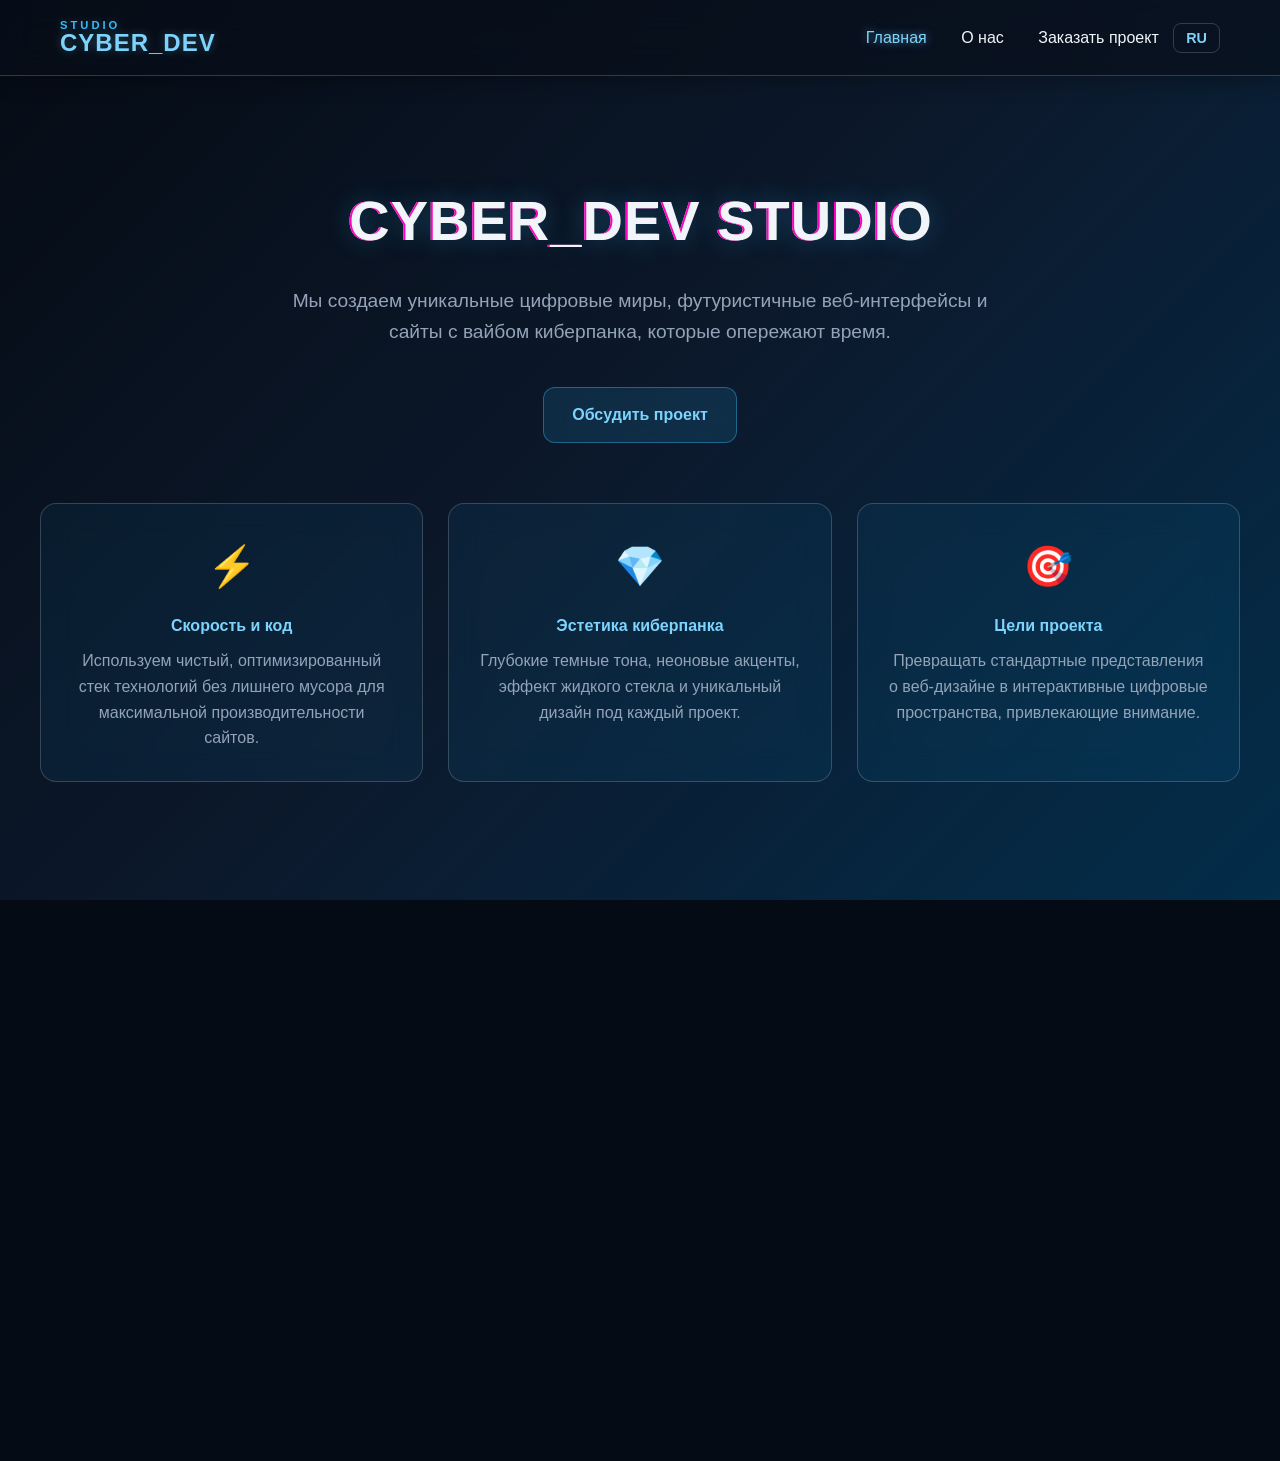
<file: index.html>
<!DOCTYPE html>
<html lang="ru">
<head>
    <meta charset="UTF-8" />
    <meta name="viewport" content="width=device-width, initial-scale=1.0" />
    <title>CYBER_DEV // Главная</title>
    <meta name="description" content="CYBER_DEV — создание уникальных цифровых миров и футуристичных веб-интерфейсов." />
    <link rel="stylesheet" href="css/styles.css" />
    <style>
        .fade-in-up {
            opacity: 0;
            transform: translateY(30px);
            transition: opacity 0.8s cubic-bezier(0.05, 0.9, 0.1, 1.05), transform 0.8s cubic-bezier(0.05, 0.9, 0.1, 1.05);
        }
        .fade-in-up.visible {
            opacity: 1;
            transform: translateY(0);
        }

        /* Кнопка переключения языка */
        .lang-btn {
            background: transparent;
            border: 1px solid var(--glass-border);
            color: var(--ice-light);
            padding: 6px 12px;
            border-radius: 8px;
            cursor: pointer;
            font-family: inherit;
            font-size: 0.9rem;
            font-weight: 600;
            transition: all 0.3s ease;
            margin-left: 10px;
        }
        .lang-btn:hover {
            background: rgba(56, 189, 248, 0.15);
            border-color: rgba(56, 189, 248, 0.4);
            box-shadow: 0 0 12px rgba(56, 189, 248, 0.2);
        }
    </style>
</head>
<body class="cyber-body">
    <header class="site-header">
        <div class="wrap header-inner">
            <a class="brand" href="index.html">
                <small>STUDIO</small>
                <strong>CYBER_DEV</strong>
            </a>
            <nav class="header-nav">
                <a href="index.html" class="active" data-lang="nav-main">Главная</a>
                <a href="about.html" data-lang="nav-about">О нас</a>
                <a href="#order-section" data-lang="nav-order">Заказать проект</a>
                <!-- Кнопка переключения языка -->
                <button id="lang-switcher" class="lang-btn" onclick="toggleLanguage()">RU</button>
            </nav>
        </div>
    </header>

    <main class="wrap hero-section">
        <section class="hero fade-in-up">
            <h1 class="hero-title glitch" data-text="CYBER_DEV STUDIO" data-lang="main-title">CYBER_DEV STUDIO</h1>
            <p class="hero-subtitle" data-lang="main-subtitle">
                Мы создаем уникальные цифровые миры, футуристичные веб-интерфейсы и сайты с вайбом киберпанка, которые опережают время.
            </p>
            <div style="margin-top: 30px;">
                <a href="#order-section" class="telegram-btn" style="display: inline-flex; text-decoration: none;" data-lang="main-btn">Обсудить проект</a>
            </div>
        </section>

        <!-- Секция преимуществ -->
        <section style="padding: 20px 0;">
            <div class="why-us-grid" style="display: grid; grid-template-columns: repeat(auto-fit, minmax(280px, 1fr)); gap: 25px; margin: 40px 0;">
                <div class="why-card fade-in-up" style="background: var(--glass-bg); backdrop-filter: blur(16px); border: 1px solid var(--glass-border); border-radius: 16px; padding: 30px; transition: 0.4s;">
                    <div class="card-icon">⚡</div>
                    <h4 style="color: var(--ice-light); margin-bottom: 10px;" data-lang="index-card-1-title">Скорость и код</h4>
                    <p style="color: #94a3b8;" data-lang="index-card-1-text">Используем чистый, оптимизированный стек технологий без лишнего мусора для максимальной производительности сайтов.</p>
                </div>
                <div class="why-card fade-in-up" style="background: var(--glass-bg); backdrop-filter: blur(16px); border: 1px solid var(--glass-border); border-radius: 16px; padding: 30px; transition: 0.4s;">
                    <div class="card-icon">💎</div>
                    <h4 style="color: var(--ice-light); margin-bottom: 10px;" data-lang="index-card-2-title">Эстетика киберпанка</h4>
                    <p style="color: #94a3b8;" data-lang="index-card-2-text">Глубокие темные тона, неоновые акценты, эффект жидкого стекла и уникальный дизайн под каждый проект.</p>
                </div>
                <div class="why-card fade-in-up" style="background: var(--glass-bg); backdrop-filter: blur(16px); border: 1px solid var(--glass-border); border-radius: 16px; padding: 30px; transition: 0.4s;">
                    <div class="card-icon">🎯</div>
                    <h4 style="color: var(--ice-light); margin-bottom: 10px;" data-lang="index-card-3-title">Цели проекта</h4>
                    <p style="color: #94a3b8;" data-lang="index-card-3-text">Превращать стандартные представления о веб-дизайне в интерактивные цифровые пространства, привлекающие внимание.</p>
                </div>
            </div>
        </section>

        <!-- Секция заказа проекта -->
        <section id="order-section" class="order-container fade-in-up">
            <div class="order-card cyber-glass">
                <div class="profile-avatar-wrap">
                    <img src="images/3001849068.jpg" alt="Захар Прудников" class="profile-avatar">
                    <div class="neon-glow-ring"></div>
                </div>
                <div class="order-info">
                    <h2 data-lang="order-title">Связь с разработчиком</h2>
                    <p data-lang="order-text">Хотите заказать современный кибер-лендинг или обсудить проект? Напишите мне в Telegram — обсудим детали!</p>
                    <a href="https://t.me/iusearchbtwe" target="_blank" class="telegram-btn">
                        <svg width="20" height="20" viewBox="0 0 24 24" fill="currentColor"><path d="M12 0C5.373 0 0 5.373 0 12s5.373 12 12 12 12-5.373 12-12S18.627 0 12 0zm5.894 8.221l-1.97 9.28c-.145.658-.537.818-1.084.508l-3-2.21-1.446 1.394c-.14.14-.26.26-.534.26l.213-3.053 5.56-5.023c.242-.213-.054-.333-.373-.121l-6.871 4.326-2.962-.924c-.643-.204-.657-.643.136-.953l11.57-4.461c.537-.195 1.006.13.821 1.054z"/></svg>
                        <span data-lang="order-btn">Написать в Telegram (@iusearchbtwe)</span>
                    </a>
                </div>
            </div>
        </section>
    </main>

    <footer class="site-footer">
        <div class="wrap">&copy; 2026 CYBER_DEV STUDIO. Мыслим в стиле неон.</div>
    </footer>

    <script>
        // Словарь переводов для главной страницы
        const translations = {
            ru: {
                "nav-main": "Главная",
                "nav-about": "О нас",
                "nav-order": "Заказать проект",
                "main-title": "CYBER_DEV STUDIO",
                "main-subtitle": "Мы создаем уникальные цифровые миры, футуристичные веб-интерфейсы и сайты с вайбом киберпанка, которые опережают время.",
                "main-btn": "Обсудить проект",
                "index-card-1-title": "Скорость и код",
                "index-card-1-text": "Используем чистый, оптимизированный стек технологий без лишнего мусора для максимальной производительности сайтов.",
                "index-card-2-title": "Эстетика киберпанка",
                "index-card-2-text": "Глубокие темные тона, неоновые акценты, эффект жидкого стекла и уникальный дизайн под каждый проект.",
                "index-card-3-title": "Цели проекта",
                "index-card-3-text": "Превращать стандартные представления о веб-дизайне в интерактивные цифровые пространства, привлекающие внимание.",
                "order-title": "Связь с разработчиком",
                "order-text": "Хотите заказать современный кибер-лендинг или обсудить проект? Напишите мне в Telegram — обсудим детали!",
                "order-btn": "Написать в Telegram (@iusearchbtwe)"
            },
            en: {
                "nav-main": "Home",
                "nav-about": "About Us",
                "nav-order": "Order Project",
                "main-title": "CYBER_DEV STUDIO",
                "main-subtitle": "We create unique digital worlds, futuristic web interfaces, and cyberpunk-vibe websites that are ahead of their time.",
                "main-btn": "Discuss Project",
                "index-card-1-title": "Speed & Code",
                "index-card-1-text": "We use a clean, optimized technology stack without unnecessary bloat for maximum website performance.",
                "index-card-2-title": "Cyberpunk Aesthetics",
                "index-card-2-text": "Deep dark tones, neon accents, liquid glass effect, and unique design tailored to each project.",
                "index-card-3-title": "Project Goals",
                "index-card-3-text": "Transforming standard views on web design into interactive digital spaces that capture attention.",
                "order-title": "Contact Developer",
                "order-text": "Want to order a modern cyber-landing page or discuss a project? Write to me on Telegram—let's discuss the details!",
                "order-btn": "Contact on Telegram (@iusearchbtwe)"
            }
        };

        let currentLang = localStorage.getItem('site-lang') || 'ru';

        function applyLanguage(lang) {
            currentLang = lang;
            localStorage.setItem('site-lang', lang);
            
            const switcher = document.getElementById('lang-switcher');
            if (switcher) {
                switcher.textContent = lang.toUpperCase();
            }

            document.querySelectorAll('[data-lang]').forEach(el => {
                const key = el.getAttribute('data-lang');
                if (translations[lang] && translations[lang][key]) {
                    el.textContent = translations[lang][key];
                }
            });
        }

        function toggleLanguage() {
            const newLang = currentLang === 'ru' ? 'en' : 'ru';
            applyLanguage(newLang);
        }

        document.addEventListener('DOMContentLoaded', () => {
            applyLanguage(currentLang);
        });

        // Плавный скролл для якорей
        document.querySelectorAll('a[href^="#"]').forEach(anchor => {
            anchor.addEventListener('click', function (e) {
                const targetId = this.getAttribute('href');
                if (targetId.startsWith('#') && targetId.length > 1) {
                    e.preventDefault();
                    const targetElement = document.querySelector(targetId);
                    if (targetElement) {
                        const bodyContainer = document.querySelector('body.cyber-body');
                        const targetPosition = targetElement.offsetTop - 20;
                        bodyContainer.scrollTo({
                            top: targetPosition,
                            behavior: 'smooth'
                        });
                    }
                }
            });
        });

        // Скрипт для всплывания элементов при прокрутке
        const bodyContainer = document.querySelector('body.cyber-body');
        const observerOptions = {
            root: bodyContainer,
            threshold: 0.1
        };

        const observer = new IntersectionObserver((entries, observer) => {
            entries.forEach(entry => {
                if (entry.isIntersecting) {
                    entry.target.classList.add('visible');
                    observer.unobserve(entry.target);
                }
            });
        }, observerOptions);

        document.querySelectorAll('.fade-in-up').forEach(el => {
            observer.observe(el);
        });
    </script>
</body>
</html>
</file>
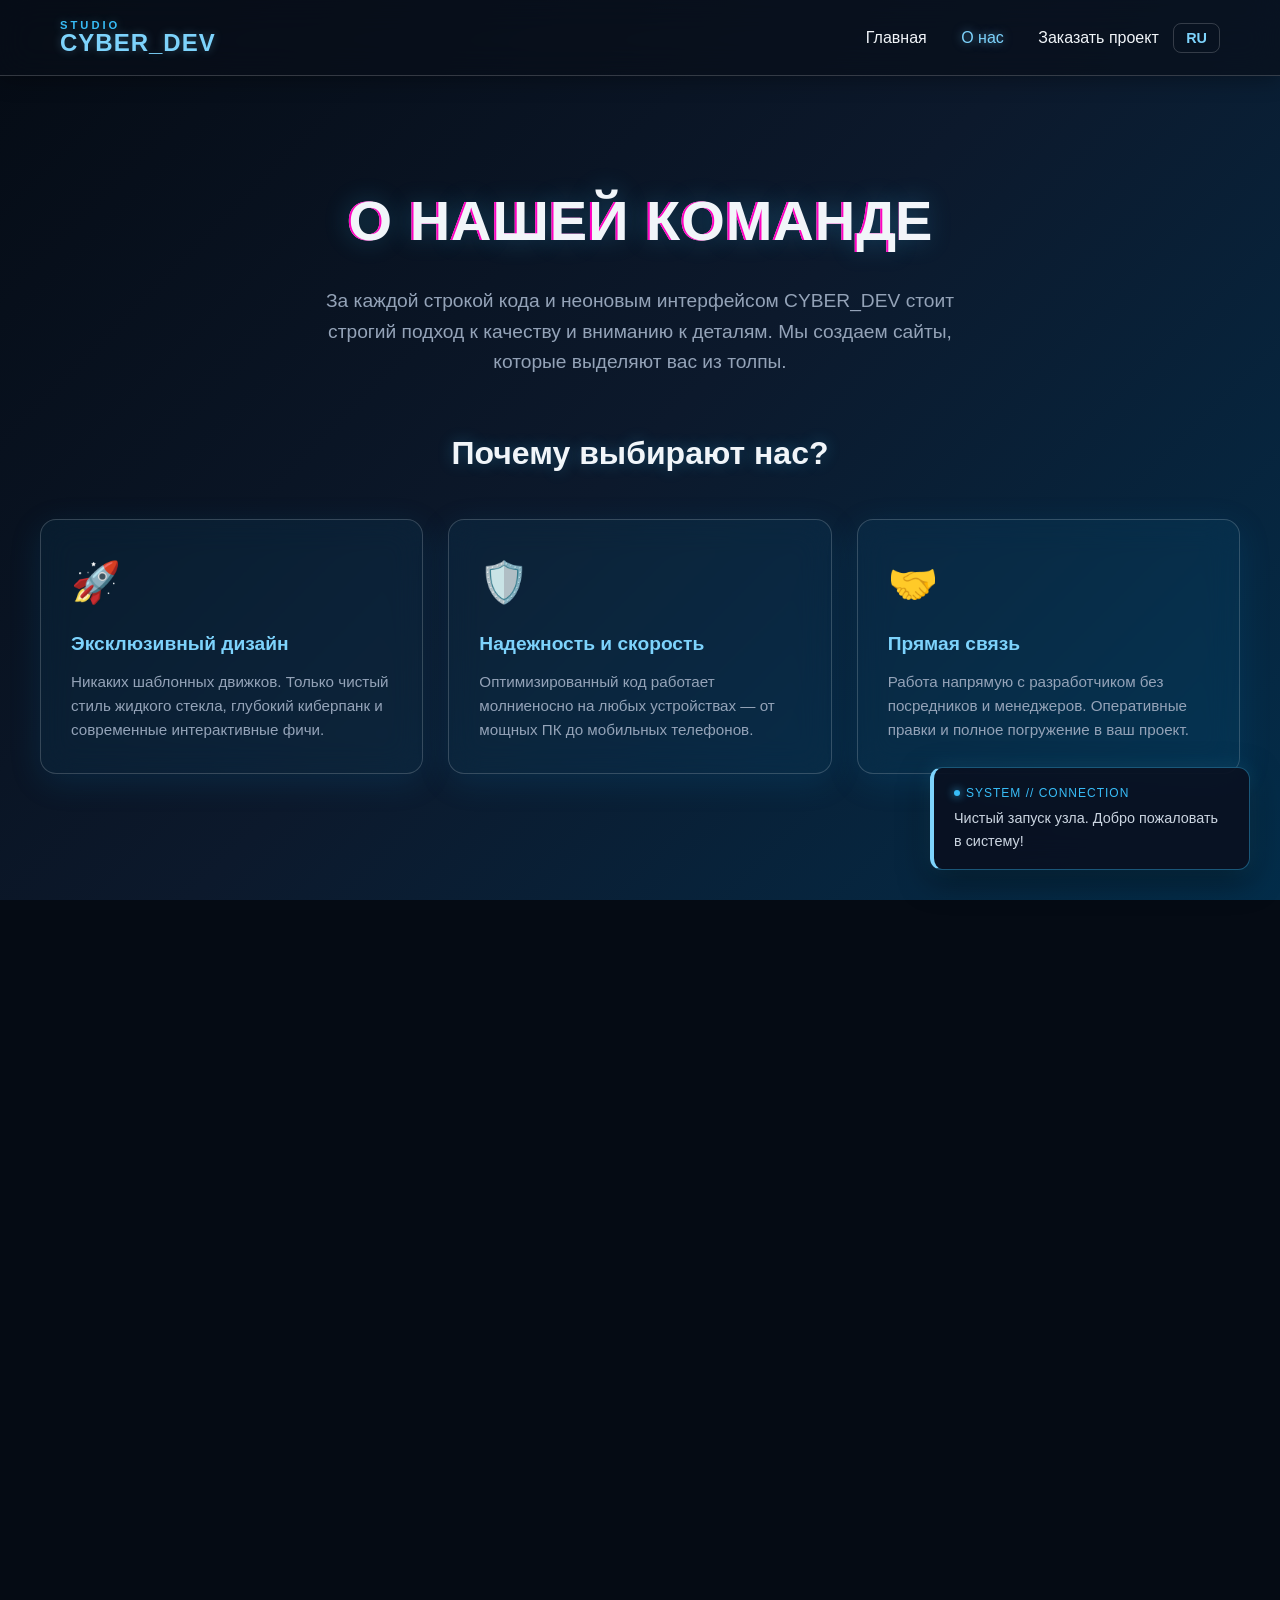
<file: about.html>
<!DOCTYPE html>
<html lang="ru">
<head>
    <meta charset="UTF-8" />
    <meta name="viewport" content="width=device-width, initial-scale=1.0" />
    <title>CYBER_DEV // О нашей команде</title>
    <meta name="description" content="Познакомьтесь с командой CYBER_DEV, создающей веб-будущее." />
    <link rel="stylesheet" href="css/styles.css" />
    <style>
        .fade-in-up {
            opacity: 0;
            transform: translateY(30px);
            transition: opacity 0.8s cubic-bezier(0.05, 0.9, 0.1, 1.05), transform 0.8s cubic-bezier(0.05, 0.9, 0.1, 1.05);
        }
        .fade-in-up.visible {
            opacity: 1;
            transform: translateY(0);
        }

        .why-us-grid {
            display: grid;
            grid-template-columns: repeat(auto-fit, minmax(280px, 1fr));
            gap: 25px;
            margin: 40px 0;
        }
        .why-card {
            background: var(--glass-bg);
            backdrop-filter: blur(16px);
            -webkit-backdrop-filter: blur(16px);
            border: 1px solid var(--glass-border);
            border-radius: 16px;
            padding: 30px;
            text-align: left;
            box-shadow: var(--glass-shadow);
            transition: all 0.4s ease;
        }
        .why-card:hover {
            transform: translateY(-5px);
            border-color: rgba(56, 189, 248, 0.4);
            box-shadow: 0 12px 35px rgba(2, 132, 199, 0.2), var(--ice-glow);
        }
        .why-card h4 {
            color: var(--ice-light);
            margin-bottom: 10px;
            font-size: 1.2rem;
        }
        .why-card p {
            color: #94a3b8;
            font-size: 0.95rem;
        }

        /* Стили для слайдера / карусели */
        .slider-container {
            position: relative;
            max-width: 850px;
            margin: 50px auto;
            background: var(--glass-bg);
            backdrop-filter: blur(16px);
            -webkit-backdrop-filter: blur(16px);
            border: 1px solid var(--glass-border);
            border-radius: 20px;
            padding: 40px;
            box-shadow: var(--glass-shadow);
            overflow: hidden;
        }
        .slide {
            display: none;
            animation: fadeInSlide 0.6s ease forwards;
        }
        .slide.active-slide {
            display: block;
        }
        @keyframes fadeInSlide {
            from { opacity: 0; transform: scale(0.98); }
            to { opacity: 1; transform: scale(1); }
        }
        .slide-content h3 {
            color: var(--ice-light);
            font-size: 1.5rem;
            margin-bottom: 15px;
            display: flex;
            align-items: center;
            gap: 10px;
        }
        .slide-content p {
            color: #cbd5e1;
            font-size: 1.05rem;
            line-height: 1.6;
        }
        .slider-controls {
            display: flex;
            justify-content: space-between;
            align-items: center;
            margin-top: 30px;
            border-top: 1px solid rgba(255, 255, 255, 0.05);
            padding-top: 20px;
        }
        .slider-btn {
            background: rgba(56, 189, 248, 0.1);
            border: 1px solid rgba(56, 189, 248, 0.3);
            color: var(--ice-light);
            padding: 8px 18px;
            border-radius: 8px;
            cursor: pointer;
            font-family: inherit;
            font-weight: 600;
            transition: all 0.3s ease;
        }
        .slider-btn:hover {
            background: rgba(56, 189, 248, 0.25);
            box-shadow: 0 0 15px rgba(56, 189, 248, 0.3);
        }
        .slider-dots {
            display: flex;
            gap: 8px;
        }
        .dot {
            width: 10px;
            height: 10px;
            border-radius: 50%;
            background: rgba(255, 255, 255, 0.2);
            cursor: pointer;
            transition: all 0.3s ease;
        }
        .dot.active-dot {
            background: var(--ice-light);
            box-shadow: 0 0 10px var(--ice-light);
            width: 25px;
            border-radius: 6px;
        }

        /* Кнопка переключения языка */
        .lang-btn {
            background: transparent;
            border: 1px solid var(--glass-border);
            color: var(--ice-light);
            padding: 6px 12px;
            border-radius: 8px;
            cursor: pointer;
            font-family: inherit;
            font-size: 0.9rem;
            font-weight: 600;
            transition: all 0.3s ease;
            margin-left: 10px;
        }
        .lang-btn:hover {
            background: rgba(56, 189, 248, 0.15);
            border-color: rgba(56, 189, 248, 0.4);
            box-shadow: 0 0 12px rgba(56, 189, 248, 0.2);
        }

        /* Всплывающее уведомление */
        #cyber-welcome-toast {
            position: fixed;
            bottom: 30px;
            right: 30px;
            z-index: 9999;
            background: rgba(10, 15, 30, 0.85);
            backdrop-filter: blur(16px);
            -webkit-backdrop-filter: blur(16px);
            border: 1px solid rgba(56, 189, 248, 0.4);
            border-left: 4px solid var(--ice-light, #38bdf8);
            border-radius: 12px;
            padding: 16px 20px;
            color: #f8fafc;
            box-shadow: 0 10px 30px rgba(0, 0, 0, 0.5), 0 0 20px rgba(56, 189, 248, 0.2);
            font-family: inherit;
            max-width: 320px;
            transform: translateY(100px);
            opacity: 0;
            transition: all 0.5s cubic-bezier(0.175, 0.885, 0.32, 1.275);
        }
        #cyber-welcome-toast.show {
            transform: translateY(0);
            opacity: 1;
        }
        .toast-header {
            font-size: 0.75rem;
            text-transform: uppercase;
            letter-spacing: 1px;
            color: #38bdf8;
            margin-bottom: 4px;
            display: flex;
            align-items: center;
            gap: 6px;
        }
        .toast-header::before {
            content: '';
            display: inline-block;
            width: 6px;
            height: 6px;
            background: #38bdf8;
            border-radius: 50%;
            box-shadow: 0 0 8px #38bdf8;
        }
        .toast-body {
            font-size: 0.9rem;
            color: #cbd5e1;
        }
    </style>
</head>
<body class="cyber-body">
    <div id="cyber-welcome-toast">
        <div class="toast-header">System // Connection</div>
        <div class="toast-body" id="toast-message-text">Определяем местоположение узла...</div>
    </div>

    <header class="site-header">
        <div class="wrap header-inner">
            <a class="brand" href="index.html">
                <small>STUDIO</small>
                <strong>CYBER_DEV</strong>
            </a>
            <nav class="header-nav">
                <a href="index.html" data-lang="nav-main">Главная</a>
                <a href="about.html" class="active" data-lang="nav-about">О нас</a>
                <a href="#order-section" data-lang="nav-order">Заказать проект</a>
                <button id="lang-switcher" class="lang-btn" onclick="toggleLanguage()">RU</button>
            </nav>
        </div>
    </header>

    <main class="wrap hero-section">
        <section class="hero fade-in-up">
            <h1 class="hero-title glitch" data-text="О нашей команде" data-lang="hero-title">О нашей команде</h1>
            <p class="hero-subtitle" data-lang="hero-subtitle">
                За каждой строкой кода и неоновым интерфейсом CYBER_DEV стоит строгий подход к качеству и вниманию к деталям. Мы создаем сайты, которые выделяют вас из толпы.
            </p>
        </section>

        <!-- Секция "Почему мы?" -->
        <section style="padding: 10px 0;">
            <h2 style="text-align: center; color: var(--text-main); margin-bottom: 30px; font-size: 2rem; text-shadow: 0 0 15px rgba(56, 189, 248, 0.3);" class="fade-in-up" data-lang="why-title">Почему выбирают нас?</h2>
            
            <div class="why-us-grid">
                <div class="why-card fade-in-up" style="transition-delay: 0.1s;">
                    <div class="card-icon">🚀</div>
                    <h4 data-lang="card-1-title">Эксклюзивный дизайн</h4>
                    <p data-lang="card-1-text">Никаких шаблонных движков. Только чистый стиль жидкого стекла, глубокий киберпанк и современные интерактивные фичи.</p>
                </div>
                <div class="why-card fade-in-up" style="transition-delay: 0.2s;">
                    <div class="card-icon">🛡️</div>
                    <h4 data-lang="card-2-title">Надежность и скорость</h4>
                    <p data-lang="card-2-text">Оптимизированный код работает молниеносно на любых устройствах — от мощных ПК до мобильных телефонов.</p>
                </div>
                <div class="why-card fade-in-up" style="transition-delay: 0.3s;">
                    <div class="card-icon">🤝</div>
                    <h4 data-lang="card-3-title">Прямая связь</h4>
                    <p data-lang="card-3-text">Работа напрямую с разработчиком без посредников и менеджеров. Оперативные правки и полное погружение в ваш проект.</p>
                </div>
            </div>
        </section>

        <!-- Секция ИНТЕРАКТИВНЫХ СЛАЙДОВ (Карусель) -->
        <section class="fade-in-up" style="padding: 20px 0;">
            <h2 style="text-align: center; color: var(--text-main); margin-bottom: 20px; font-size: 1.8rem;" data-lang="slides-main-title">Архитектура & Стандарты</h2>
            
            <div class="slider-container">
                <!-- Слайд 1 -->
                <div class="slide active-slide" data-slide="0">
                    <div class="slide-content">
                        <h3 data-lang="slide-1-title">⚙️ 01 // Чистая архитектура кода</h3>
                        <p data-lang="slide-1-text">Мы не используем тяжелые раздутые конструкторы сайтов. Каждый проект собирается на чистом, оптимизированном стеке с акцентом на производительность, высокую скорость загрузки и адаптивность под любые экраны.</p>
                    </div>
                </div>
                <!-- Слайд 2 -->
                <div class="slide" data-slide="1">
                    <div class="slide-content">
                        <h3 data-lang="slide-2-title">🌐 02 // Атмосферный UI / UX дизайн</h3>
                        <p data-lang="slide-2-text">Интерфейсы разрабатываются с учетом современных трендов цифровой эстетики: полупрозрачные стеклянные панели (glassmorphism), строгая сетка и аккуратные микроанимации создают премиальный пользовательский опыт.</p>
                    </div>
                </div>
                <!-- Слайд 3 -->
                <div class="slide" data-slide="2">
                    <div class="slide-content">
                        <h3 data-lang="slide-3-title">🔒 03 // Прямой контроль и поддержка</h3>
                        <p data-lang="slide-3-text">Никаких посредников, менеджеров среднего звена или затягивания сроков. Вы общаетесь напрямую с инженером-разработчиком, что гарантирует точное воплощение ваших идей в реальность.</p>
                    </div>
                </div>

                <!-- Управление слайдером -->
                <div class="slider-controls">
                    <button class="slider-btn" onclick="changeSlide(-1)" data-lang="slide-prev">← Назад</button>
                    <div class="slider-dots">
                        <span class="dot active-dot" onclick="currentSlide(0)"></span>
                        <span class="dot" onclick="currentSlide(1)"></span>
                        <span class="dot" onclick="currentSlide(2)"></span>
                    </div>
                    <button class="slider-btn" onclick="changeSlide(1)" data-lang="slide-next">Вперед →</button>
                </div>
            </div>
        </section>

        <!-- Секция заказа проекта -->
        <section id="order-section" class="order-container fade-in-up">
            <div class="order-card cyber-glass">
                <div class="profile-avatar-wrap">
                    <img src="images/3001849068.jpg" alt="Захар Прудников" class="profile-avatar">
                    <div class="neon-glow-ring"></div>
                </div>
                <div class="order-info">
                    <h2 data-lang="order-title">Связь с разработчиком</h2>
                    <p data-lang="order-text">Хотите заказать современный кибер-лендинг или обсудить проект? Напишите мне в Telegram — обсудим детали!</p>
                    <a href="https://t.me/iusearchbtwe" target="_blank" class="telegram-btn">
                        <svg width="20" height="20" viewBox="0 0 24 24" fill="currentColor"><path d="M12 0C5.373 0 0 5.373 0 12s5.373 12 12 12 12-5.373 12-12S18.627 0 12 0zm5.894 8.221l-1.97 9.28c-.145.658-.537.818-1.084.508l-3-2.21-1.446 1.394c-.14.14-.26.26-.534.26l.213-3.053 5.56-5.023c.242-.213-.054-.333-.373-.121l-6.871 4.326-2.962-.924c-.643-.204-.657-.643.136-.953l11.57-4.461c.537-.195 1.006.13.821 1.054z"/></svg>
                        <span data-lang="order-btn">Написать в Telegram (@iusearchbtwe)</span>
                    </a>
                </div>
            </div>
        </section>
    </main>

    <footer class="site-footer">
        <div class="wrap">&copy; 2026 CYBER_DEV STUDIO. Мыслим в стиле неон.</div>
    </footer>

    <script>
        // Словарь переводов (включая новые слайды)
        const translations = {
            ru: {
                "nav-main": "Главная",
                "nav-about": "О нас",
                "nav-order": "Заказать проект",
                "hero-title": "О нашей команде",
                "hero-subtitle": "За каждой строкой кода и неоновым интерфейсом CYBER_DEV стоит строгий подход к качеству и вниманию к деталям. Мы создаем сайты, которые выделяют вас из толпы.",
                "why-title": "Почему выбирают нас?",
                "card-1-title": "Эксклюзивный дизайн",
                "card-1-text": "Никаких шаблонных движков. Только чистый стиль жидкого стекла, глубокий киберпанк и современные интерактивные фичи.",
                "card-2-title": "Надежность и скорость",
                "card-2-text": "Оптимизированный код работает молниеносно на любых устройствах — от мощных ПК до мобильных телефонов.",
                "card-3-title": "Прямая связь",
                "card-3-text": "Работа напрямую с разработчиком без посредников и менеджеров. Оперативные правки и полное погружение в ваш проект.",
                "slides-main-title": "Архитектура & Стандарты",
                "slide-1-title": "⚙️ 01 // Чистая архитектура кода",
                "slide-1-text": "Мы не используем тяжелые раздутые конструкторы сайтов. Каждый проект собирается на чистом, оптимизированном стеке с акцентом на производительность, высокую скорость загрузки и адаптивность под любые экраны.",
                "slide-2-title": "🌐 02 // Атмосферный UI / UX дизайн",
                "slide-2-text": "Интерфейсы разрабатываются с учетом современных трендов цифровой эстетики: полупрозрачные стеклянные панели (glassmorphism), строгая сетка и аккуратные микроанимации создают премиальный пользовательский опыт.",
                "slide-3-title": "🔒 03 // Прямой контроль и поддержка",
                "slide-3-text": "Никаких посредников, менеджеров среднего звена или затягивания сроков. Вы общаетесь напрямую с инженером-разработчиком, что гарантирует точное воплощение ваших идей в реальность.",
                "slide-prev": "← Назад",
                "slide-next": "Вперед →",
                "order-title": "Связь с разработчиком",
                "order-text": "Хотите заказать современный кибер-лендинг или обсудить проект? Напишите мне в Telegram — обсудим детали!",
                "order-btn": "Написать в Telegram (@iusearchbtwe)"
            },
            en: {
                "nav-main": "Home",
                "nav-about": "About Us",
                "nav-order": "Order Project",
                "hero-title": "About Our Team",
                "hero-subtitle": "Behind every line of code and neon interface of CYBER_DEV lies a strict approach to quality and attention to detail. We create websites that make you stand out from the crowd.",
                "why-title": "Why Choose Us?",
                "card-1-title": "Exclusive Design",
                "card-1-text": "No template engines. Only pure liquid glass style, deep cyberpunk aesthetics, and modern interactive features.",
                "card-2-title": "Reliability & Speed",
                "card-2-text": "Optimized code runs lightning-fast on all devices—from powerful PCs to mobile phones.",
                "card-3-title": "Direct Communication",
                "card-3-text": "Work directly with the developer without middlemen or managers. Quick edits and full immersion in your project.",
                "slides-main-title": "Architecture & Standards",
                "slide-1-title": "⚙️ 01 // Clean Code Architecture",
                "slide-1-text": "We do not use heavy, bloated site builders. Each project is built on a clean, optimized stack focusing on performance, lightning-fast loading speeds, and adaptability across all screens.",
                "slide-2-title": "🌐 02 // Atmospheric UI / UX Design",
                "slide-2-text": "Interfaces are crafted keeping modern digital aesthetics in mind: translucent glass panels (glassmorphism), clean grids, and subtle micro-animations that deliver a premium user experience.",
                "slide-3-title": "🔒 03 // Direct Control & Support",
                "slide-3-text": "No middlemen, middle managers, or timeline delays. You communicate directly with the lead software engineer, ensuring your exact vision comes to life.",
                "slide-prev": "← Prev",
                "slide-next": "Next →",
                "order-title": "Contact Developer",
                "order-text": "Want to order a modern cyber-landing page or discuss a project? Write to me on Telegram—let's discuss the details!",
                "order-btn": "Contact on Telegram (@iusearchbtwe)"
            }
        };

        let currentLang = localStorage.getItem('site-lang') || 'ru';

        function applyLanguage(lang) {
            currentLang = lang;
            localStorage.setItem('site-lang', lang);
            
            const switcher = document.getElementById('lang-switcher');
            if (switcher) {
                switcher.textContent = lang.toUpperCase();
            }

            document.querySelectorAll('[data-lang]').forEach(el => {
                const key = el.getAttribute('data-lang');
                if (translations[lang] && translations[lang][key]) {
                    const newText = translations[lang][key];
                    el.textContent = newText;
                    
                    if (el.classList.contains('glitch')) {
                        el.setAttribute('data-text', newText);
                    }
                }
            });
        }

        function toggleLanguage() {
            const newLang = currentLang === 'ru' ? 'en' : 'ru';
            applyLanguage(newLang);
        }

        // Логика слайдера
        let slideIndex = 0;
        const slides = document.querySelectorAll('.slide');
        const dots = document.querySelectorAll('.dot');

        function showSlide(index) {
            if (index >= slides.length) slideIndex = 0;
            if (index < 0) slideIndex = slides.length - 1;

            slides.forEach(slide => slide.classList.remove('active-slide'));
            dots.forEach(dot => dot.classList.remove('active-dot'));

            slides[slideIndex].classList.add('active-slide');
            dots[slideIndex].classList.add('active-dot');
        }

        function changeSlide(n) {
            slideIndex += n;
            showSlide(slideIndex);
        }

        function currentSlide(n) {
            slideIndex = n;
            showSlide(slideIndex);
        }

        // Автоматическое переключение слайдов каждые 6 секунд
        setInterval(() => {
            slideIndex++;
            showSlide(slideIndex);
        }, 6000);

        applyLanguage(currentLang);

        window.addEventListener('DOMContentLoaded', async () => {
            applyLanguage(currentLang);

            const toast = document.getElementById('cyber-welcome-toast');
            const msgText = document.getElementById('toast-message-text');
            
            let message = "Добро пожаловать, странник! Прямой доступ к сети.";
            let locationDetected = false;

            try {
                let response = await fetch('https://ipapi.co/json/');
                if (response.ok) {
                    let data = await response.json();
                    if (data && data.city) {
                        message = `Привет, странник из ${data.city}!`;
                        locationDetected = true;
                    }
                }
            } catch (e) {
                console.error("Геолокация недоступна:", e);
            }

            if (!locationDetected) {
                let sourceOrigin = document.referrer;
                if (sourceOrigin) {
                    try {
                        let urlObj = new URL(sourceOrigin);
                        let hostname = urlObj.hostname;
                        
                        if (hostname.includes('google')) {
                            message = "Обнаружен вход через поисковую сеть Google.";
                        } else if (hostname.includes('yandex')) {
                            message = "Обнаружен вход через поисковую сеть Yandex.";
                        } else if (hostname.includes('t.me') || hostname.includes('telegram')) {
                            message = "Добро пожаловать из Telegram-канала/чата!";
                        } else if (hostname.includes('vk.com')) {
                            message = "Добро пожаловать из социальной сети VK!";
                        } else if (hostname !== window.location.hostname) {
                            message = `Приветствуем гостя с внешнего узла: ${hostname}`;
                        }
                    } catch (err) {
                        console.error(err);
                    }
                } else {
                    message = "Чистый запуск узла. Добро пожаловать в систему!";
                }
            }

            msgText.textContent = message;

            setTimeout(() => {
                toast.classList.add('show');
            }, 800);

            setTimeout(() => {
                toast.classList.remove('show');
            }, 5800);
        });

        document.querySelectorAll('a[href^="#"]').forEach(anchor => {
            anchor.addEventListener('click', function (e) {
                const targetId = this.getAttribute('href');
                if (targetId.startsWith('#') && targetId.length > 1) {
                    e.preventDefault();
                    const targetElement = document.querySelector(targetId);
                    if (targetElement) {
                        const bodyContainer = document.querySelector('body.cyber-body');
                        const targetPosition = targetElement.offsetTop - 20;
                        bodyContainer.scrollTo({
                            top: targetPosition,
                            behavior: 'smooth'
                        });
                    }
                }
            });
        });

        const bodyContainer = document.querySelector('body.cyber-body');
        const observerOptions = {
            root: bodyContainer,
            threshold: 0.1
        };

        const observer = new IntersectionObserver((entries, observer) => {
            entries.forEach(entry => {
                if (entry.isIntersecting) {
                    entry.target.classList.add('visible');
                    observer.unobserve(entry.target);
                }
            });
        }, observerOptions);

        document.querySelectorAll('.fade-in-up').forEach(el => {
            observer.observe(el);
        });
    </script>
</body>
</html>
</file>
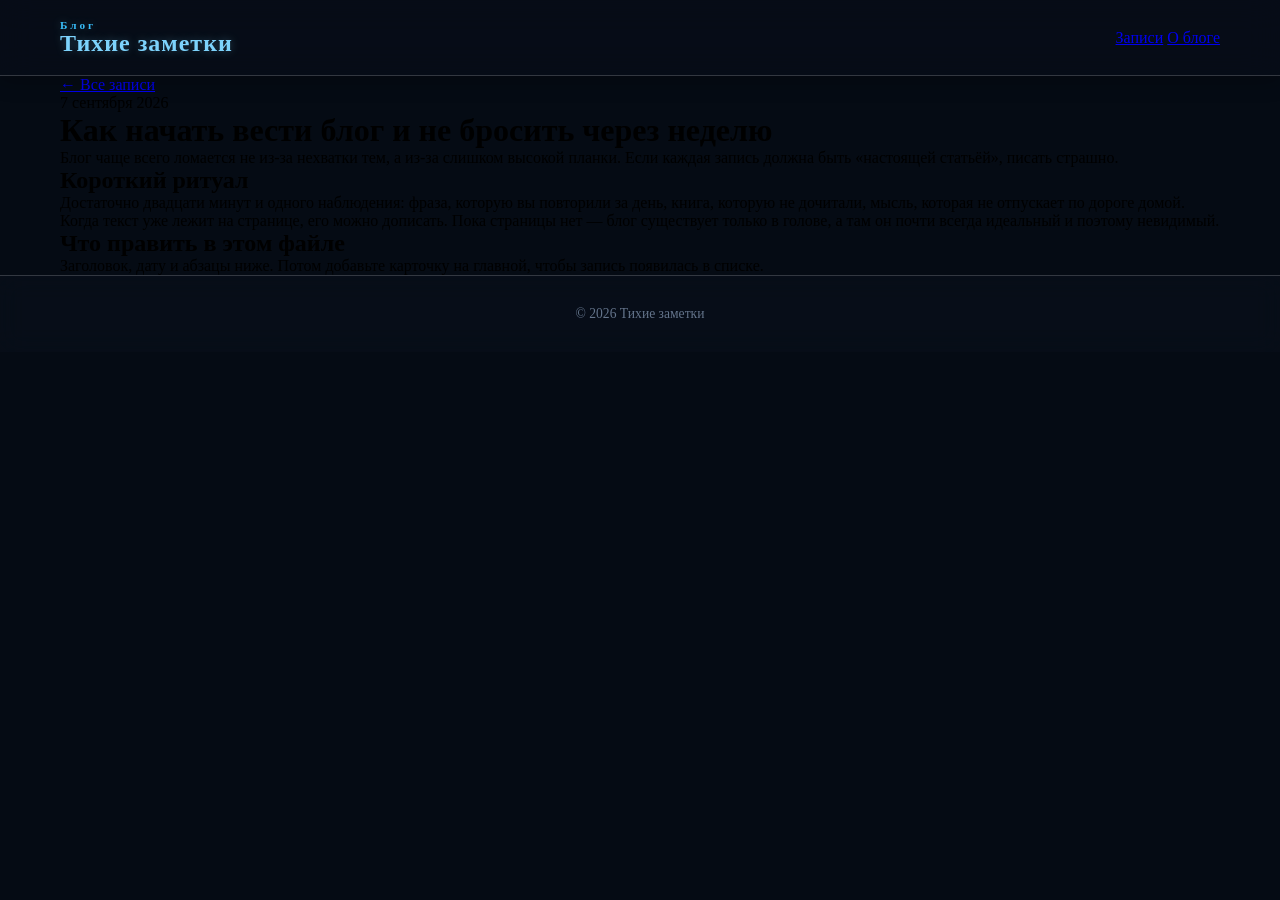
<file: posts/kak-vesti-blog.html>
<!DOCTYPE html>
<html lang="ru">
  <head>
    <meta charset="UTF-8" />
    <meta name="viewport" content="width=device-width, initial-scale=1" />
    <title>Как начать вести блог — Тихие заметки</title>
    <link rel="stylesheet" href="../css/styles.css" />
  </head>
  <body>
    <header class="site-header">
      <div class="wrap header-inner glass reveal">
        <a class="brand" href="../index.html">
          <small>Блог</small>
          <strong>Тихие заметки</strong>
        </a>
        <nav>
          <a href="../index.html">Записи</a>
          <a href="../about.html">О блоге</a>
        </nav>
      </div>
    </header>

    <main class="wrap article">
      <a class="back" href="../index.html">← Все записи</a>
      <header class="article-header reveal">
        <time class="meta" datetime="2026-09-07">7 сентября 2026</time>
        <h1>Как начать вести блог и не бросить через неделю</h1>
      </header>
      <div class="article-body glass reveal">
        <p>
          Блог чаще всего ломается не из-за нехватки тем, а из-за слишком высокой планки.
          Если каждая запись должна быть «настоящей статьёй», писать страшно.
        </p>
        <h2>Короткий ритуал</h2>
        <p>
          Достаточно двадцати минут и одного наблюдения: фраза, которую вы повторили за день,
          книга, которую не дочитали, мысль, которая не отпускает по дороге домой.
        </p>
        <p>
          Когда текст уже лежит на странице, его можно дописать. Пока страницы нет —
          блог существует только в голове, а там он почти всегда идеальный и поэтому невидимый.
        </p>
        <h2>Что править в этом файле</h2>
        <p>
          Заголовок, дату и абзацы ниже. Потом добавьте карточку на главной, чтобы запись
          появилась в списке.
        </p>
      </div>
    </main>

    <footer class="site-footer">
      <div class="wrap reveal">© 2026 Тихие заметки</div>
    </footer>
    <script src="../js/motion.js"></script>
  </body>
</html>
</file>
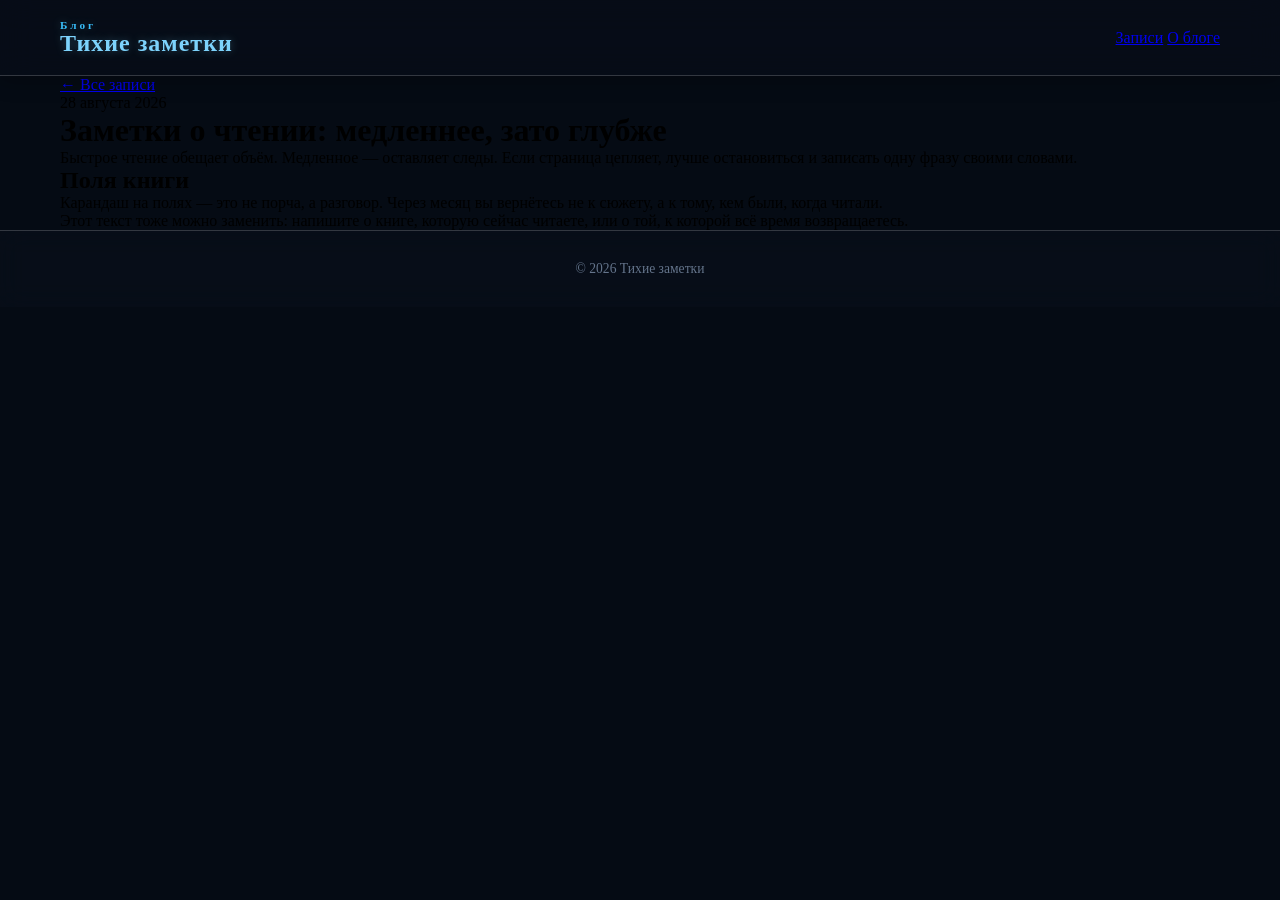
<file: posts/zametki-o-chtenii.html>
<!DOCTYPE html>
<html lang="ru">
  <head>
    <meta charset="UTF-8" />
    <meta name="viewport" content="width=device-width, initial-scale=1" />
    <title>Заметки о чтении — Тихие заметки</title>
    <link rel="stylesheet" href="../css/styles.css" />
  </head>
  <body>
    <header class="site-header">
      <div class="wrap header-inner glass reveal">
        <a class="brand" href="../index.html">
          <small>Блог</small>
          <strong>Тихие заметки</strong>
        </a>
        <nav>
          <a href="../index.html">Записи</a>
          <a href="../about.html">О блоге</a>
        </nav>
      </div>
    </header>

    <main class="wrap article">
      <a class="back" href="../index.html">← Все записи</a>
      <header class="article-header reveal">
        <time class="meta" datetime="2026-08-28">28 августа 2026</time>
        <h1>Заметки о чтении: медленнее, зато глубже</h1>
      </header>
      <div class="article-body glass reveal">
        <p>
          Быстрое чтение обещает объём. Медленное — оставляет следы. Если страница
          цепляет, лучше остановиться и записать одну фразу своими словами.
        </p>
        <h2>Поля книги</h2>
        <p>
          Карандаш на полях — это не порча, а разговор. Через месяц вы вернётесь не к сюжету,
          а к тому, кем были, когда читали.
        </p>
        <p>
          Этот текст тоже можно заменить: напишите о книге, которую сейчас читаете,
          или о той, к которой всё время возвращаетесь.
        </p>
      </div>
    </main>

    <footer class="site-footer">
      <div class="wrap reveal">© 2026 Тихие заметки</div>
    </footer>
    <script src="../js/motion.js"></script>
  </body>
</html>
</file>
<file: css/styles.css>
/* --- Liquid Glass / Ледяной стиль --- */
:root {
    --bg-color: #080e1a;
    --ice-blue: #38bdf8;
    --ice-light: #7dd3fc;
    --glass-bg: rgba(14, 165, 233, 0.07);
    --glass-border: rgba(255, 255, 255, 0.18);
    --text-main: #f1f5f9;
    --glass-shadow: 0 8px 32px 0 rgba(2, 132, 199, 0.15);
    --ice-glow: 0 0 15px rgba(56, 189, 248, 0.4), 0 0 30px rgba(56, 189, 248, 0.2);
}

*, *::before, *::after {
    box-sizing: border-box;
    margin: 0;
    padding: 0;
}

html {
    background-color: #050b14;
    height: 100%;
    overflow: hidden;
}

body.cyber-body {
    background: linear-gradient(135deg, #050b14 0%, #0c192c 50%, #032d4a 100%);
    background-attachment: fixed;
    color: var(--text-main);
    font-family: 'Segoe UI', Tahoma, Geneva, Verdana, sans-serif;
    line-height: 1.6;
    position: fixed;
    top: 0;
    left: 0;
    width: 100%;
    height: 100%;
    overflow-y: auto;
    overflow-x: hidden;
    -webkit-overflow-scrolling: touch;
}

.wrap {
    max-width: 1200px;
    margin: 0 auto;
    padding: 0 20px;
}

.site-header {
    background: rgba(8, 14, 26, 0.65);
    backdrop-filter: blur(16px);
    -webkit-backdrop-filter: blur(16px);
    padding: 20px 0;
    border-bottom: 1px solid var(--glass-border);
    position: sticky;
    top: 0;
    z-index: 1000;
    box-shadow: 0 4px 20px rgba(0, 0, 0, 0.3);
}

.header-inner {
    display: flex;
    justify-content: space-between;
    align-items: center;
}

.brand {
    text-decoration: none;
    color: var(--ice-light);
    font-weight: bold;
    text-shadow: 0 0 10px rgba(125, 211, 252, 0.3);
    display: flex;
    flex-direction: column;
    line-height: 1;
    transition: transform 0.3s ease;
}

.brand:hover {
    transform: scale(1.02);
}

.brand small {
    font-size: 0.7rem;
    letter-spacing: 3px;
    color: var(--ice-blue);
}

.brand strong {
    font-size: 1.5rem;
    letter-spacing: 1px;
}

.header-nav a {
    text-decoration: none;
    color: var(--text-main);
    margin-left: 30px;
    transition: all 0.3s ease;
    position: relative;
    padding: 5px 0;
    font-weight: 500;
}

.header-nav a:hover, 
.header-nav a.active {
    color: var(--ice-light);
    text-shadow: 0 0 10px rgba(125, 211, 252, 0.6);
}

.hero-section {
    padding: 100px 0;
    text-align: center;
}

.hero-title {
    font-size: 3.5rem;
    color: var(--text-main);
    margin-bottom: 20px;
    text-shadow: 0 0 25px rgba(56, 189, 248, 0.3);
    text-transform: uppercase;
    letter-spacing: 1px;
}

.glitch {
    position: relative;
    display: inline-block;
    color: var(--text-main);
}

.glitch::before,
.glitch::after {
    content: attr(data-text);
    position: absolute;
    top: 0;
    left: 0;
    width: 100%;
    height: 100%;
    background: transparent;
}

.glitch::before {
    left: 2px;
    text-shadow: -2px 0 #ff00c1;
    clip: rect(24px, 550px, 90px, 0);
    animation: glitch-anim 3s infinite linear alternate-reverse;
}

.glitch::after {
    left: -2px;
    text-shadow: -2px 0 #00efff, 0 2px #ff00c1;
    clip: rect(85px, 550px, 140px, 0);
    animation: glitch-anim2 2.5s infinite linear alternate-reverse;
}

@keyframes glitch-anim {
    0% { clip: rect(12px, 9999px, 44px, 0); }
    20% { clip: rect(65px, 9999px, 110px, 0); }
    40% { clip: rect(3px, 9999px, 55px, 0); }
    60% { clip: rect(80px, 9999px, 130px, 0); }
    80% { clip: rect(30px, 9999px, 95px, 0); }
    100% { clip: rect(50px, 9999px, 120px, 0); }
}

@keyframes glitch-anim2 {
    0% { clip: rect(70px, 9999px, 115px, 0); }
    20% { clip: rect(15px, 9999px, 60px, 0); }
    40% { clip: rect(90px, 9999px, 145px, 0); }
    60% { clip: rect(40px, 9999px, 85px, 0); }
    80% { clip: rect(5px, 9999px, 35px, 0); }
    100% { clip: rect(60px, 9999px, 100px, 0); }
}

.hero-subtitle {
    font-size: 1.2rem;
    max-width: 700px;
    margin: 0 auto 40px;
    color: #94a3b8;
}

.btn-neon {
    display: inline-block;
    padding: 15px 35px;
    background: var(--glass-bg);
    backdrop-filter: blur(12px);
    -webkit-backdrop-filter: blur(12px);
    border: 1px solid var(--glass-border);
    border-radius: 12px;
    color: var(--ice-light);
    text-decoration: none;
    text-transform: uppercase;
    font-weight: bold;
    letter-spacing: 1px;
    transition: all 0.4s ease;
    box-shadow: var(--glass-shadow);
}

.btn-neon:hover {
    background: rgba(56, 189, 248, 0.2);
    border-color: var(--ice-light);
    color: #ffffff;
    transform: translateY(-3px);
    box-shadow: 0 10px 30px rgba(56, 189, 248, 0.35), var(--ice-glow);
}

.services-grid {
    display: grid;
    grid-template-columns: repeat(auto-fit, minmax(300px, 1fr));
    gap: 30px;
    padding: 50px 0;
}

.service-card {
    background: var(--glass-bg);
    backdrop-filter: blur(16px);
    -webkit-backdrop-filter: blur(16px);
    border: 1px solid var(--glass-border);
    border-radius: 18px;
    padding: 35px;
    text-align: left;
    box-shadow: var(--glass-shadow);
}

.card-icon {
    font-size: 2.5rem;
    color: var(--ice-light);
    margin-bottom: 15px;
}

.service-card h3 {
    color: var(--text-main);
    margin-bottom: 10px;
    font-size: 1.3rem;
}

.service-card p {
    color: #94a3b8;
}

.site-footer {
    background: rgba(8, 14, 26, 0.8);
    backdrop-filter: blur(12px);
    -webkit-backdrop-filter: blur(12px);
    padding: 30px 0;
    border-top: 1px solid var(--glass-border);
    text-align: center;
    font-size: 0.85rem;
    color: #64748b;
}

.order-container {
    padding: 60px 0 100px;
    display: flex;
    justify-content: center;
    align-items: center;
}

.order-card {
    display: flex;
    align-items: center;
    gap: 40px;
    max-width: 850px;
    width: 100%;
    padding: 45px;
    border-radius: 20px;
    background: var(--glass-bg);
    backdrop-filter: blur(16px);
    -webkit-backdrop-filter: blur(16px);
    border: 1px solid var(--glass-border);
    box-shadow: var(--glass-shadow);
}

.profile-avatar-wrap {
    position: relative;
    width: 140px;
    height: 140px;
    flex-shrink: 0;
}

.profile-avatar {
    width: 100%;
    height: 100%;
    object-fit: cover;
    border-radius: 50%;
    border: 2px solid var(--ice-light);
    box-shadow: 0 0 20px rgba(56, 189, 248, 0.4);
}

.neon-glow-ring {
    position: absolute;
    inset: -5px;
    border-radius: 50%;
    border: 1px dashed var(--ice-blue);
    animation: rotateRing 15s linear infinite;
    pointer-events: none;
}

@keyframes rotateRing {
    0% { transform: rotate(0deg); }
    100% { transform: rotate(360deg); }
}

.order-info h2 {
    color: var(--text-main);
    margin-bottom: 12px;
    font-size: 1.6rem;
}

.order-info p {
    color: #94a3b8;
    margin-bottom: 25px;
}

.telegram-btn {
    display: inline-flex;
    align-items: center;
    gap: 12px;
    background: rgba(34, 158, 217, 0.15);
    backdrop-filter: blur(10px);
    -webkit-backdrop-filter: blur(10px);
    border: 1px solid rgba(56, 189, 248, 0.4);
    color: var(--ice-light);
    padding: 14px 28px;
    border-radius: 12px;
    text-decoration: none;
    font-weight: bold;
    transition: all 0.3s ease;
}

.telegram-btn:hover {
    background: rgba(34, 158, 217, 0.3);
    border-color: var(--ice-light);
    color: #ffffff;
    box-shadow: 0 8px 25px rgba(56, 189, 248, 0.4), var(--ice-glow);
}

/* ==========================================
   Адаптивность для мобильных устройств
   ========================================== */

@media (max-width: 1024px) {
    .wrap {
        padding: 0 20px;
    }
}

@media (max-width: 768px) {
    .header-inner {
        flex-direction: column;
        gap: 15px;
        padding: 15px 0;
    }
    
    .header-nav {
        gap: 15px;
        font-size: 0.9rem;
    }

    .hero-title {
        font-size: 2.2rem !important;
        line-height: 1.2;
    }

    .hero-subtitle {
        font-size: 0.95rem;
    }

    .why-us-grid {
        grid-template-columns: 1fr !important;
        gap: 15px;
        margin: 30px 0;
    }

    .why-card {
        padding: 20px;
    }

    .order-card,
    .order-card.cyber-glass {
        flex-direction: column;
        text-align: center;
        padding: 25px 20px;
    }

    .profile-avatar-wrap {
        margin: 0 auto 15px auto;
    }

    .telegram-btn {
        justify-content: center;
        width: 100%;
    }

    #cyber-welcome-toast {
        bottom: 15px;
        right: 15px;
        left: 15px;
        max-width: none;
    }
}

@media (max-width: 480px) {
    .hero-title {
        font-size: 1.8rem !important;
    }
    
    .site-header .brand strong {
        font-size: 1.1rem;
    }
}
</file>
